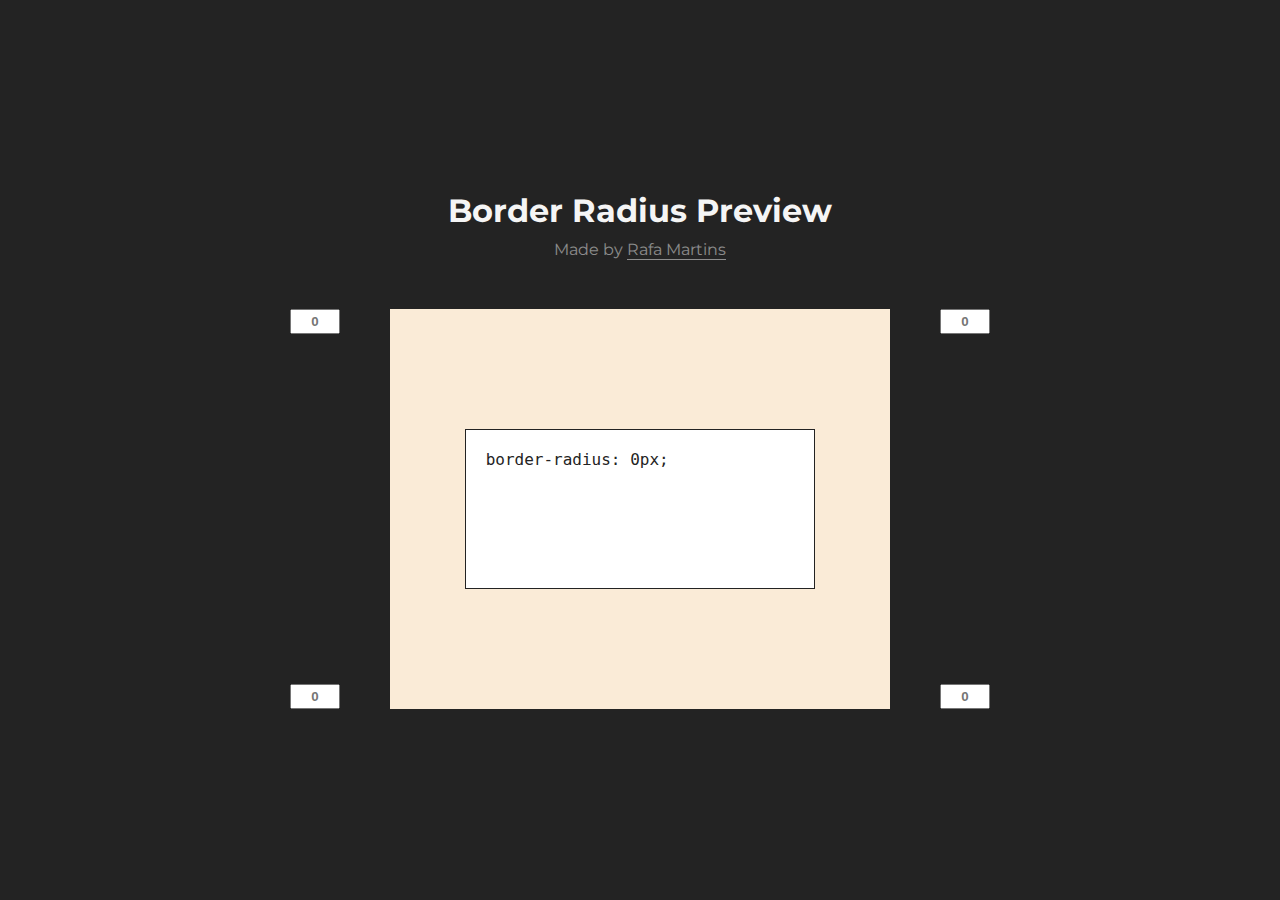
<file: border-radius-preview/index.html>
<!DOCTYPE html>
<html lang="en">
  <head>
    <meta charset="UTF-8" />
    <meta http-equiv="X-UA-Compatible" content="IE=edge" />
    <meta name="viewport" content="width=device-width, initial-scale=1.0" />
    <title>Border Radius Preview</title>

    <!-- import Montserrat font -->
    <link rel="preconnect" href="https://fonts.googleapis.com" />
    <link rel="preconnect" href="https://fonts.gstatic.com" crossorigin />
    <link
      href="https://fonts.googleapis.com/css2?family=Montserrat:wght@300;400;500;600&display=swap"
      rel="stylesheet"
    />

    <!-- import CSS and JavaScript -->
    <link rel="stylesheet" href="style.css" />
    <script src="script.js" defer></script>
  </head>
  <body>
    <h1>Border Radius Preview</h1>
    <p>
      Made by
      <a
        href="https://github.com/martins-rafa"
        target="_blank"
        aria-label="GitHub"
        >Rafa Martins</a
      >
    </p>

    <div class="box">
      <input type="number" id="top-left" placeholder="0" />
      <input type="number" id="top-right" placeholder="0" />
      <div class="css-properties">
        <!-- CSS properties injected by javascript -->
      </div>
      <input type="number" id="bottom-left" placeholder="0" />
      <input type="number" id="bottom-right" placeholder="0" />
    </div>
  </body>
</html>
</file>
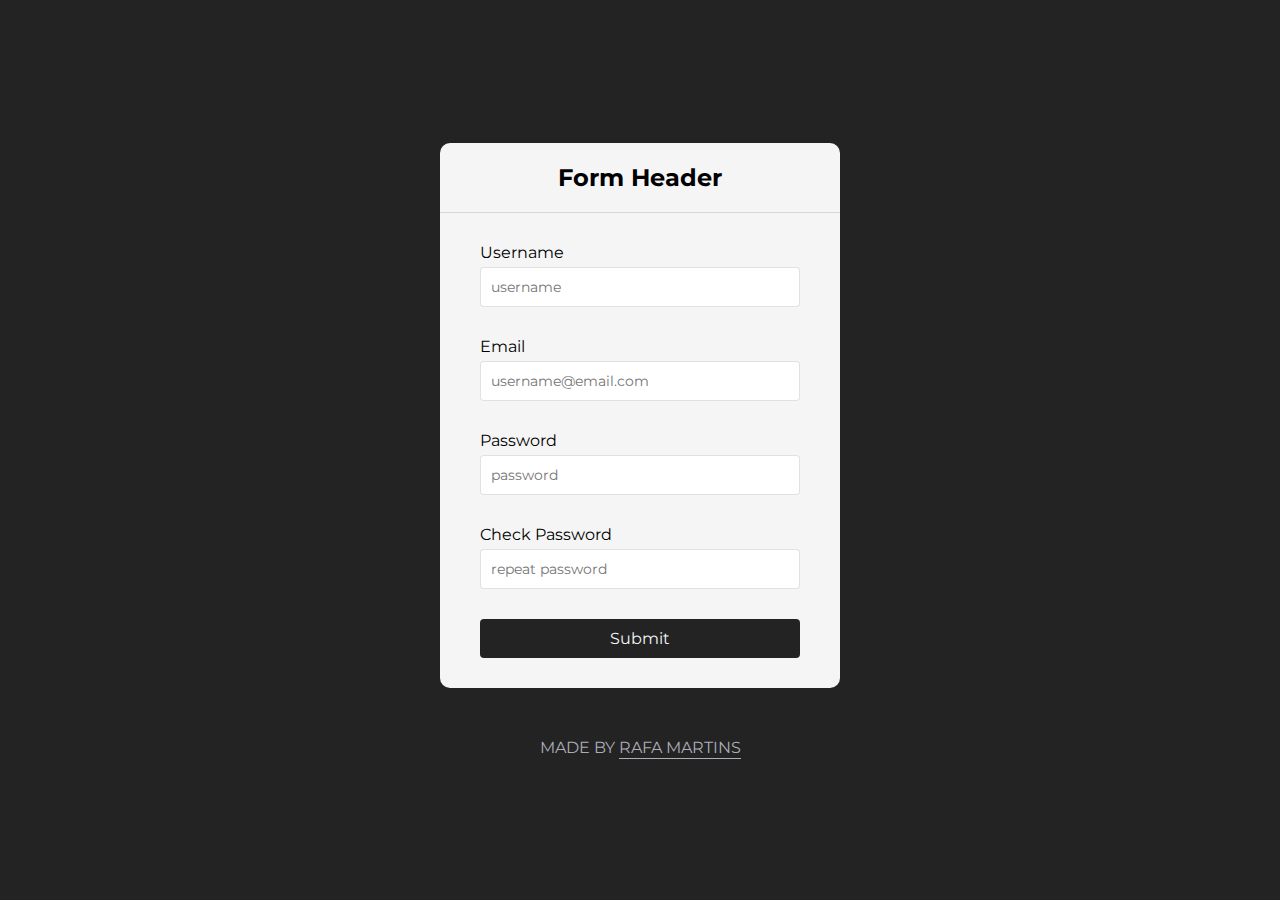
<file: form-validation/index.html>
<!DOCTYPE html>
<html lang="en">
  <head>
    <meta charset="UTF-8" />
    <meta http-equiv="X-UA-Compatible" content="IE=edge" />
    <meta name="viewport" content="width=device-width, initial-scale=1.0" />
    <title>Quiz</title>

    <!-- import Montserrat font -->
    <link rel="preconnect" href="https://fonts.googleapis.com" />
    <link rel="preconnect" href="https://fonts.gstatic.com" crossorigin />
    <link
      href="https://fonts.googleapis.com/css2?family=Montserrat:wght@300;400;500;600&display=swap"
      rel="stylesheet"
    />

    <!-- import CSS and JavaScript -->
    <link rel="stylesheet" href="style.css" />
    <script src="script.js" defer></script>
  </head>
  <body>
    <div class="form-container">
      <div class="form-header">
        <h2>Form Header</h2>
      </div>
      <form action="" class="form" id="form">
        <div class="form-input">
          <label>Username</label>
          <input type="text" placeholder="username" id="username" />
          <img
            class="valid-input-icon"
            src="icons/check-circle.svg"
            alt="valid input icon"
          />
          <img
            class="invalid-input-icon"
            src="icons/exclamation-circle.svg"
            alt="invalid input icon"
          />
          <small>Error Message</small>
        </div>

        <div class="form-input">
          <label>Email</label>
          <input type="email" placeholder="username@email.com" id="email" />
          <img
            class="valid-input-icon"
            src="icons/check-circle.svg"
            alt="valid input icon"
          />
          <img
            class="invalid-input-icon"
            src="icons/exclamation-circle.svg"
            alt="invalid input icon"
          />
          <small>Error Message</small>
        </div>

        <div class="form-input">
          <label>Password</label>
          <input type="password" placeholder="password" id="password" />
          <img
            class="valid-input-icon"
            src="icons/check-circle.svg"
            alt="valid input icon"
          />
          <img
            class="invalid-input-icon"
            src="icons/exclamation-circle.svg"
            alt="invalid input icon"
          />
          <small>Error Message</small>
        </div>

        <div class="form-input">
          <label>Check Password</label>
          <input
            type="password"
            placeholder="repeat password"
            id="check-password"
          />
          <img
            class="valid-input-icon"
            src="icons/check-circle.svg"
            alt="valid input icon"
          />
          <img
            class="invalid-input-icon"
            src="icons/exclamation-circle.svg"
            alt="invalid input icon"
          />
          <small>Error Message</small>
        </div>

        <button type="submit">Submit</button>
      </form>
    </div>

    <span id="shout-out"
      >MADE BY
      <a
        href="https://github.com/martins-rafa"
        target="_blank"
        aria-label="GitHub"
        >RAFA MARTINS</a
      >
    </span>
  </body>
</html>
</file>
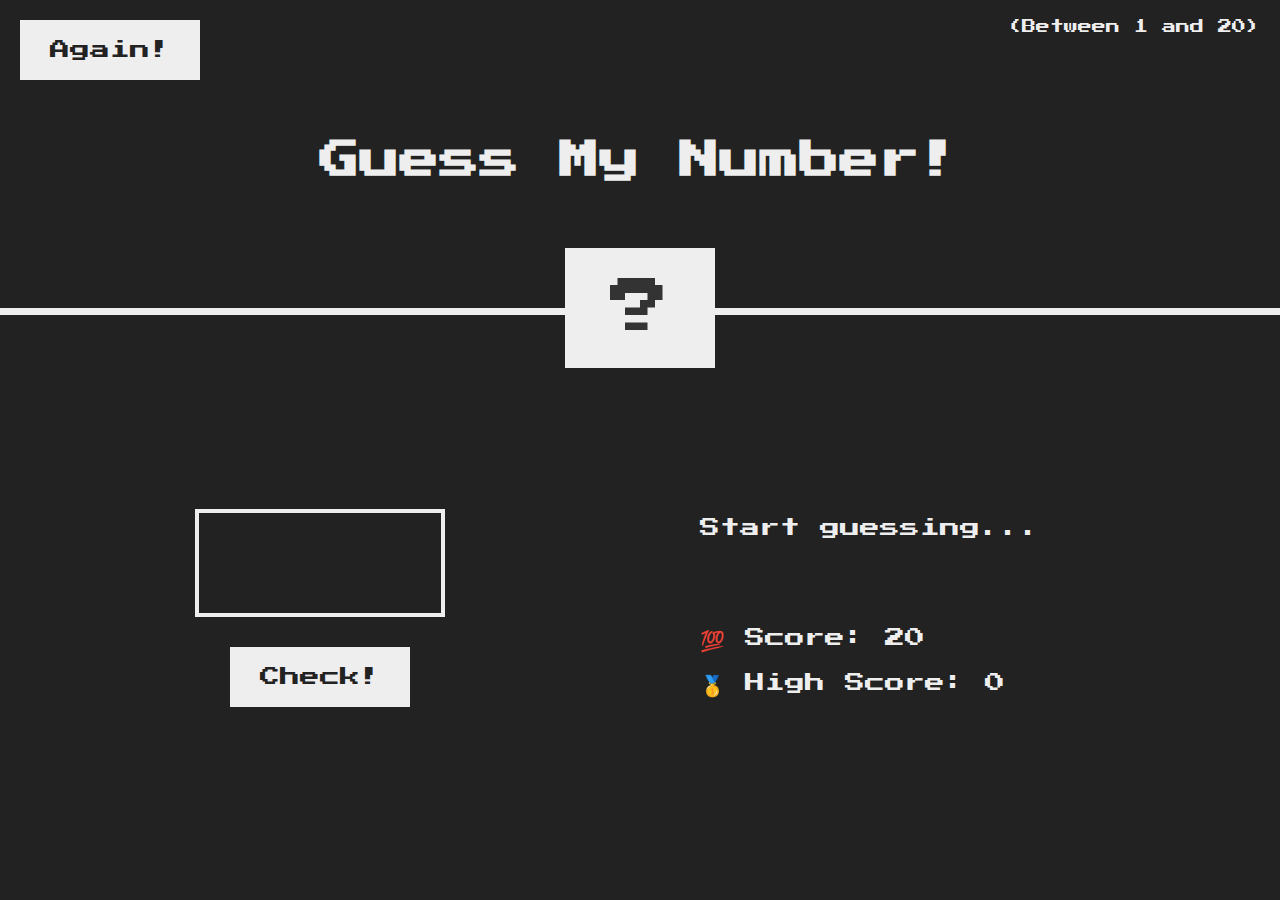
<file: GuessMyNumber/index.html>
<!DOCTYPE html>
<html lang="en">
  <head>
    <meta charset="UTF-8" />
    <meta name="viewport" content="width=device-width, initial-scale=1.0" />
    <meta http-equiv="X-UA-Compatible" content="ie=edge" />
    <link rel="stylesheet" href="style.css" />
    <title>Guess My Number!</title>
  </head>
  <body>
    <header>
      <h1>Guess My Number!</h1>
      <p class="between">(Between 1 and 20)</p>
      <button class="btn again">Again!</button>
      <div class="number">?</div>
    </header>
    <main>
      <section class="left">
        <input type="number" class="guess" min="1" max="20" maxlength="2" />
        <button class="btn check">Check!</button>
      </section>
      <section class="right">
        <p class="message">Start guessing...</p>
        <p class="label-score">💯 Score: <span class="score">20</span></p>
        <p class="label-highscore">
          🥇 High Score: <span class="highscore">0</span>
        </p>
      </section>
    </main>
    <script src="script.js"></script>
  </body>
</html>
</file>
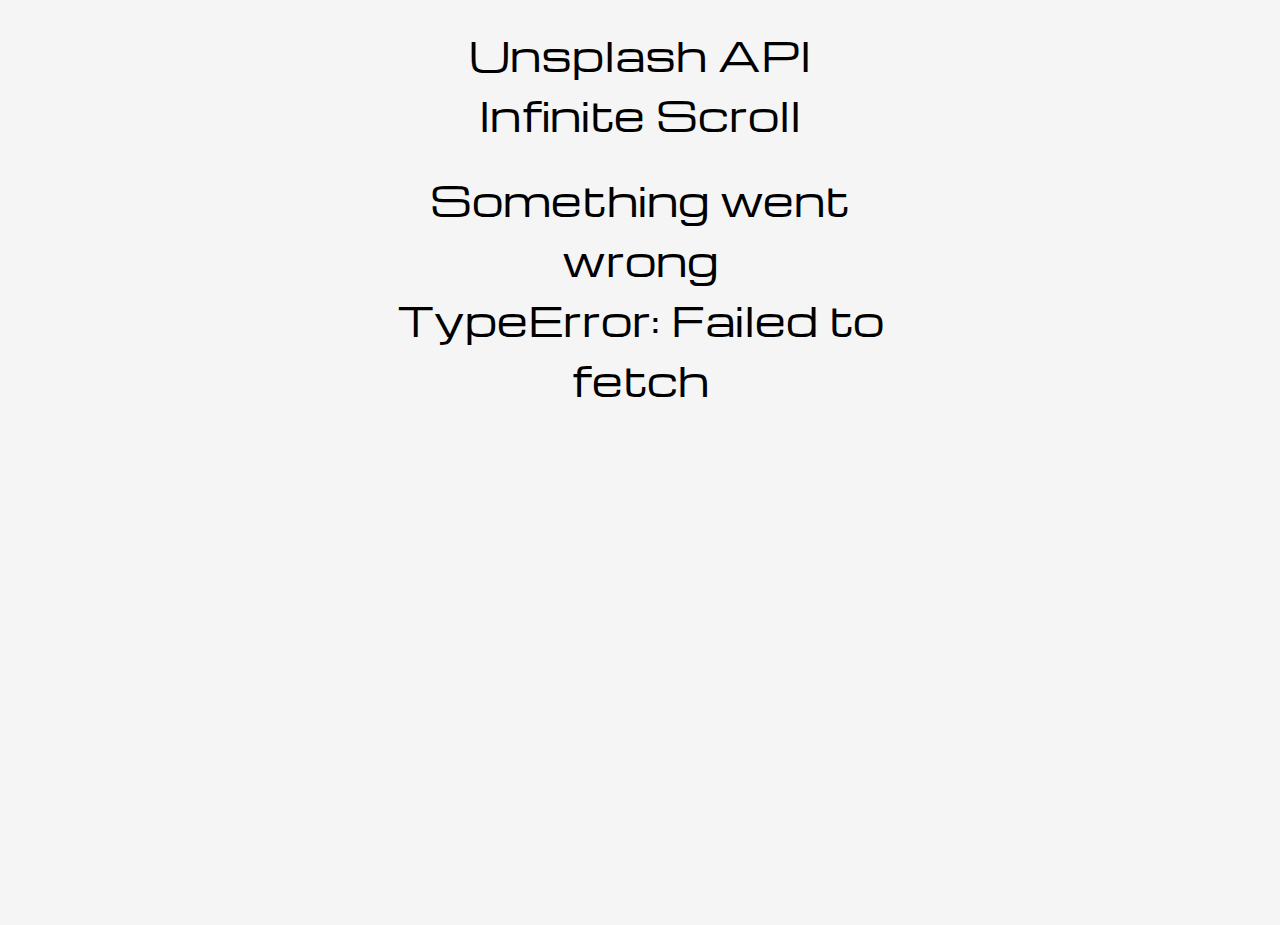
<file: infinite-scroll/index.html>
<!DOCTYPE html>
<html lang="en">
  <head>
    <link rel="preconnect" href="https://fonts.googleapis.com" />
    <link rel="preconnect" href="https://fonts.gstatic.com" crossorigin />
    <meta charset="UTF-8" />
    <meta http-equiv="X-UA-Compatible" content="IE=edge" />
    <meta name="viewport" content="width=device-width, initial-scale=1.0" />

    <title>Infinite Scroll</title>

    <link
      href="https://fonts.googleapis.com/css2?family=Michroma&display=swap"
      rel="stylesheet"
    />

    <link rel="stylesheet" href="style.css" />

    <script src="index.js" defer></script>
  </head>
  <body>
    <h1>Unsplash API<br />Infinite Scroll</h1>

    <div class="loader" id="loader">
      <img src="loader.svg" alt="loading animation" />
    </div>

    <div class="image-container" id="image-container">
      <!-- images generated and populated by JavaScript code -->
    </div>
  </body>
</html>
</file>
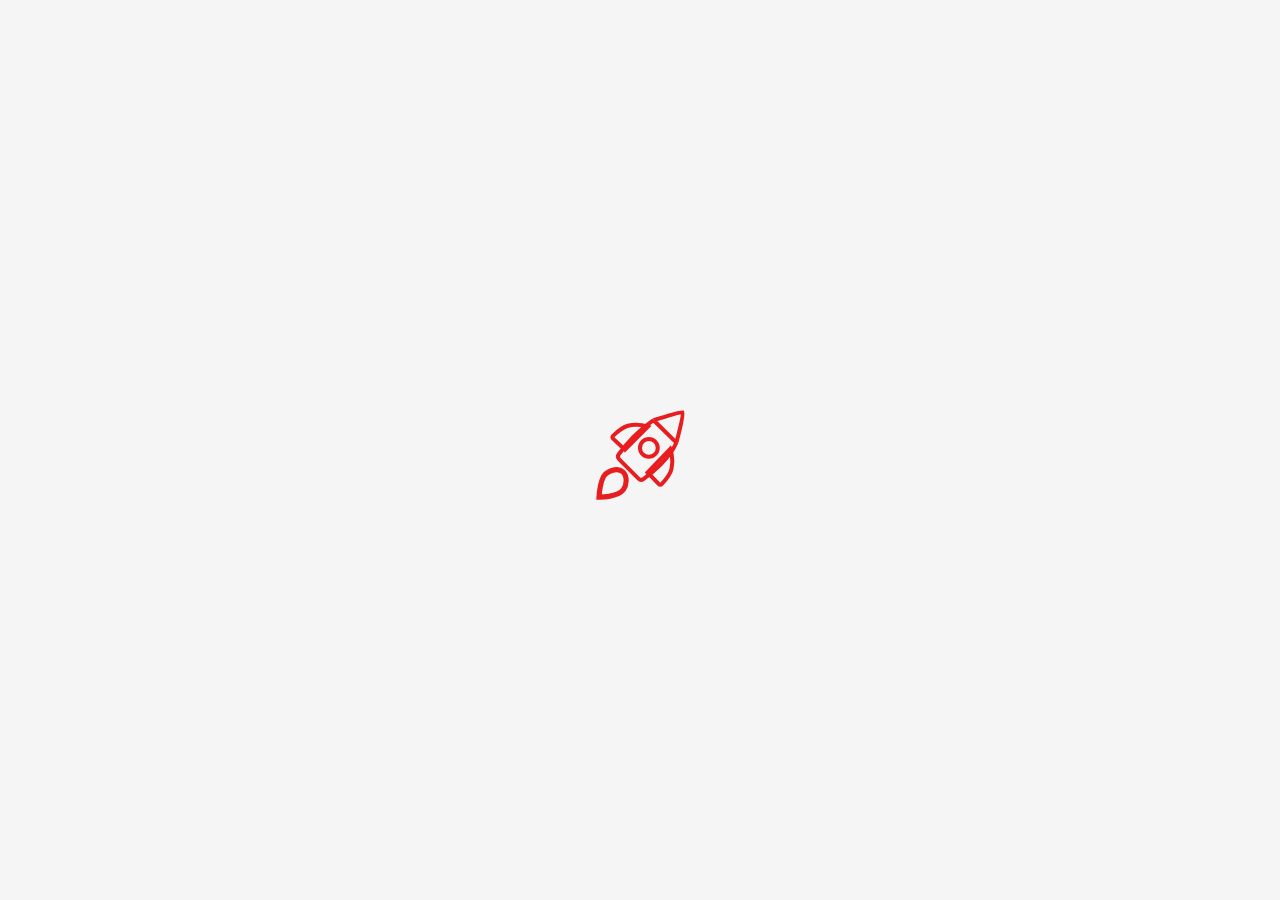
<file: nasa-app/index.html>
<!DOCTYPE html>
<html lang="en">
  <head>
    <meta charset="UTF-8" />
    <meta name="viewport" content="width=device-width, initial-scale=1.0" />
    <title>NASA API Pictures</title>
    <link rel="stylesheet" href="style.css" />
    <link
      rel="icon"
      type="image/png"
      href="https://s2.googleusercontent.com/s2/favicons?domain=www.nasa.gov"
    />
    <!-- ZTM Favicon -->
    <!-- <link rel="icon" type="image/png" href="favicon.png"> -->

    <!-- Script -->
    <script src="script.js" defer></script>
  </head>
  <body>
    <!-- Loader -->
    <div class="loader hidden">
      <img src="assets/rocket.svg" alt="rocket loading animation" />
    </div>

    <!-- Container -->
    <div class="container">
      <!-- Navigation -->
      <div class="navigation-container">
        <span class="background"></span>
        <!-- Results Nav -->
        <span class="navigation-items" id="resultsNav">
          <h3 class="clickable" onclick="updateDOM('favorites')">Favorites</h3>
          <h3>&nbsp;&nbsp;&nbsp;•&nbsp;&nbsp;&nbsp;</h3>
          <h3 class="clickable" onclick="getNasaPictures()">Load More</h3>
        </span>
        <!-- Favorites Nav -->
        <span class="navigation-items hidden" id="favoritesNav">
          <h3 class="clickable" onclick="getNasaPictures()">
            Load More NASA Images
          </h3>
        </span>
      </div>

      <!-- Images Container -->
      <div class="images-container">
        <!-- cards created by JavaScript -->
      </div>
    </div>

    <!-- Save Confirmation -->
    <div class="save-confirmed hidden">
      <h1>Successfully Added!</h1>
    </div>

    <!-- Removed Confirmation -->
    <div class="removed-confirmed hidden">
      <h1>Successfully Removed!</h1>
    </div>
  </body>
</html>
</file>
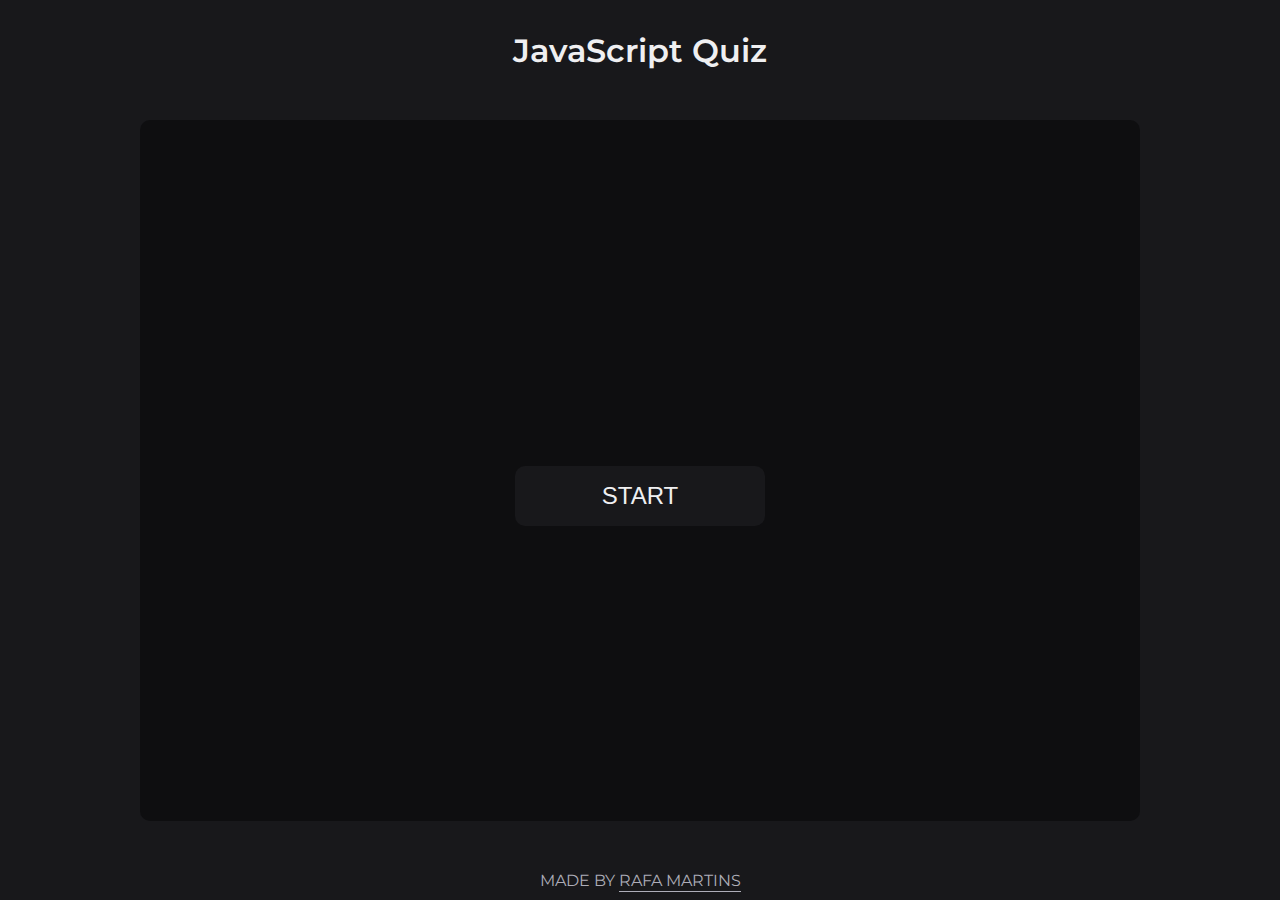
<file: quiz/index.html>
<!DOCTYPE html>
<html lang="en">
  <head>
    <meta charset="UTF-8" />
    <meta http-equiv="X-UA-Compatible" content="IE=edge" />
    <meta name="viewport" content="width=device-width, initial-scale=1.0" />
    <title>Quiz</title>

    <!-- import Montserrat font -->
    <link rel="preconnect" href="https://fonts.googleapis.com" />
    <link rel="preconnect" href="https://fonts.gstatic.com" crossorigin />
    <link
      href="https://fonts.googleapis.com/css2?family=Montserrat:wght@300;400;500;600&display=swap"
      rel="stylesheet"
    />

    <!-- import CSS and JavaScript -->
    <link rel="stylesheet" href="style.css" />
    <script src="script.js" defer></script>
  </head>
  <body>
    <main class="content__container">
      <h1>JavaScript Quiz</h1>

      <section id="quiz__container">
        <div id="quiz">
          <!-- content injected by JavaScript -->
        </div>
        <div id="results">
          <!-- content injected by JavaScript -->
        </div>
        <button id="start-quiz">START</button>
        <button id="submit-quiz" class="hidden">SUBMIT</button>
      </section>

      <span id="shout-out"
        >MADE BY
        <a
          href="https://github.com/martins-rafa"
          target="_blank"
          aria-label="GitHub"
          >RAFA MARTINS</a
        >
      </span>
    </main>
  </body>
</html>
</file>
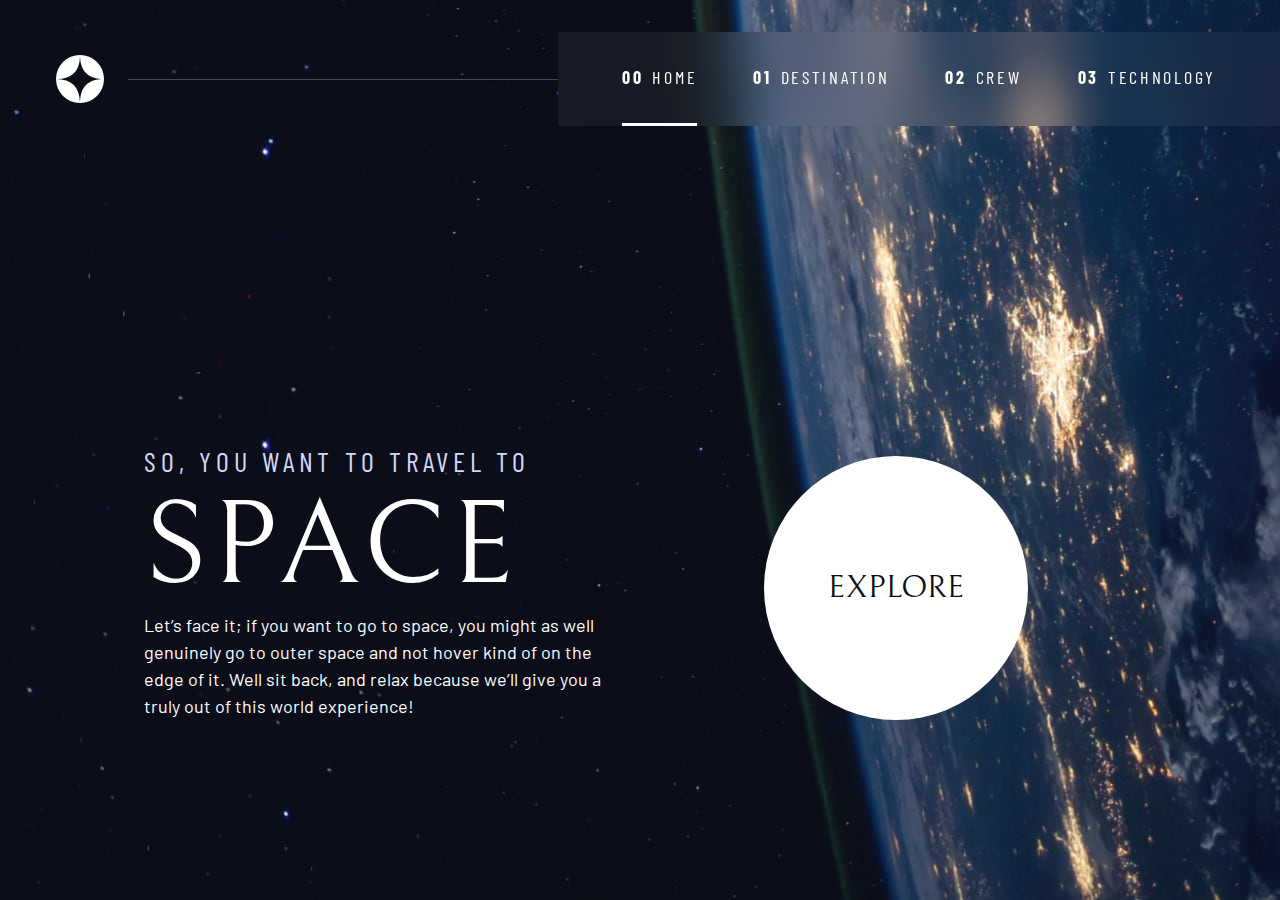
<file: space-tourism/pages/index.html>
<!DOCTYPE html>
<html lang="en">
  <head>
    <!-- Google fonts -->
    <link rel="preconnect" href="https://fonts.googleapis.com" />
    <link rel="preconnect" href="https://fonts.gstatic.com" crossorigin />

    <meta charset="UTF-8" />
    <meta name="viewport" content="width=device-width, initial-scale=1.0" />

    <link
      href="https://fonts.googleapis.com/css2?family=Barlow+Condensed:wght@400;700&family=Bellefair&family=Barlow:wght@400;700&display=swap"
      rel="stylesheet"
    />

    <link
      rel="icon"
      type="image/png"
      sizes="32x32"
      href="../assets/favicon-32x32.png"
    />

    <link rel="stylesheet" href="../index.css" />

    <title>Frontend Mentor | Space tourism website</title>

    <script src="../script.js" defer></script>
  </head>
  <body class="home">
    <a class="skip-to-content" href="#main">Skip to content</a>

    <header class="primary-header flex">
      <div>
        <img
          src="../assets/shared/logo.svg"
          alt="space tourism logo"
          class="logo"
        />
      </div>

      <button class="mobile-nav-toggle" aria-controls="primary-navigation">
        <span class="sr-only" aria-expanded="false">Menu</span>
      </button>

      <nav>
        <ul
          id="primary-navigation"
          data-visible="false"
          class="primary-navigation underline-indicators flex"
        >
          <li class="active">
            <a
              class="ff-sans-cond uppercase text-white letter-spacing-2"
              href="index.html"
              ><span aria-hidden="true">00</span>Home</a
            >
          </li>
          <li>
            <a
              class="ff-sans-cond uppercase text-white letter-spacing-2"
              href="destination.html"
              ><span aria-hidden="true">01</span>Destination</a
            >
          </li>
          <li>
            <a
              class="ff-sans-cond uppercase text-white letter-spacing-2"
              href="crew.html"
              ><span aria-hidden="true">02</span>Crew</a
            >
          </li>
          <li>
            <a
              class="ff-sans-cond uppercase text-white letter-spacing-2"
              href="technology.html"
              ><span aria-hidden="true">03</span>Technology</a
            >
          </li>
        </ul>
      </nav>
    </header>

    <main id="main" class="grid-container grid-container--home">
      <div>
        <h1 class="text-accent fs-500 ff-sans-cond uppercase letter-spacing-1">
          So, you want to travel to
          <span class="d-block fs-900 ff-serif text-white">Space</span>
        </h1>
        <p>
          Let’s face it; if you want to go to space, you might as well genuinely
          go to outer space and not hover kind of on the edge of it. Well sit
          back, and relax because we’ll give you a truly out of this world
          experience!
        </p>
      </div>
      <div>
        <a href="#" class="large-button uppercase ff-serif text-dark bg-white"
          >Explore</a
        >
      </div>
    </main>
  </body>
</html>
</file>
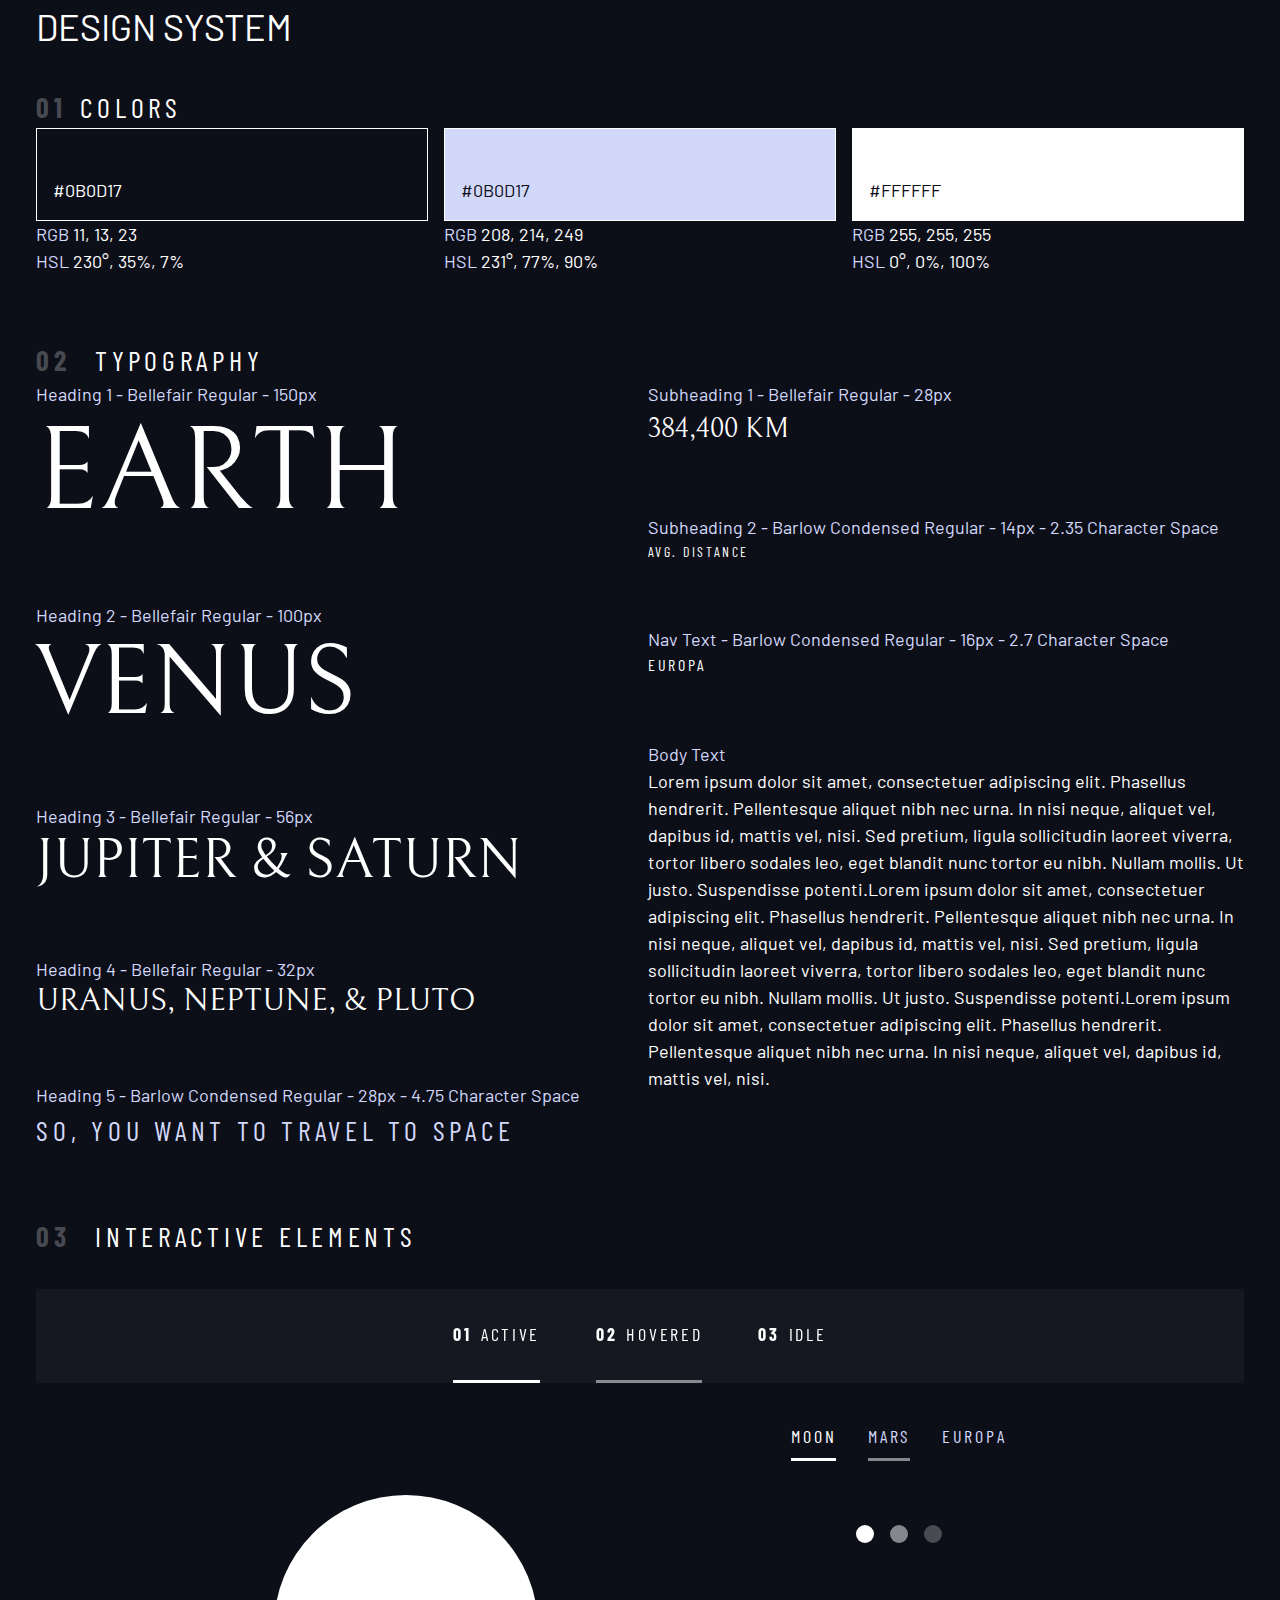
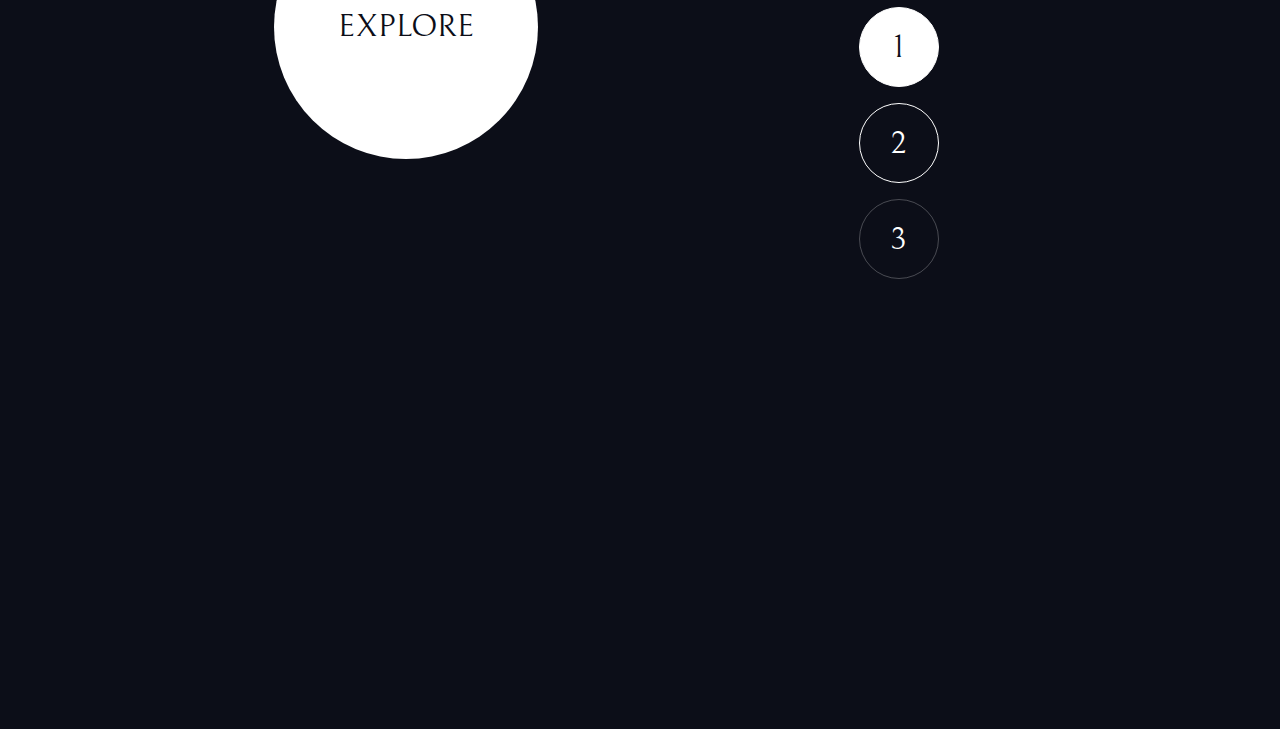
<file: space-tourism/design-system.html>
<html>
  <head>
    <!-- Google fonts -->
    <link rel="preconnect" href="https://fonts.googleapis.com" />
    <link rel="preconnect" href="https://fonts.gstatic.com" crossorigin />
    <link
      href="https://fonts.googleapis.com/css2?family=Barlow+Condensed:wght@400;700&family=Bellefair&family=Barlow:wght@400;700&display=swap"
      rel="stylesheet"
    />

    <link rel="stylesheet" href="index.css" />
    <title>Design system</title>
  </head>
  <body>
    <div class="container">
      <h1 class="uppercase">Design system</h1>

      <section id="colors">
        <h2 class="numbered-title"><span>01</span>colors</h2>

        <div class="flex">
          <div class="color-container">
            <div
              class="bg-dark"
              style="padding: 3rem 1rem 1rem; border: 1px solid white"
            >
              #0B0D17
            </div>
            <p><span class="text-accent">RGB</span> 11, 13, 23</p>
            <p><span class="text-accent">HSL</span> 230°, 35%, 7%</p>
          </div>

          <div class="color-container">
            <div
              class="bg-accent text-dark"
              style="padding: 3rem 1rem 1rem; border: 1px solid white"
            >
              #0B0D17
            </div>
            <p><span class="text-accent">RGB</span> 208, 214, 249</p>
            <p><span class="text-accent">HSL</span> 231°, 77%, 90%</p>
          </div>

          <div class="color-container">
            <div
              class="bg-white text-dark"
              style="padding: 3rem 1rem 1rem; border: 1px solid white"
            >
              #FFFFFF
            </div>
            <p><span class="text-accent">RGB</span> 255, 255, 255</p>
            <p><span class="text-accent">HSL</span> 0°, 0%, 100%</p>
          </div>
        </div>
      </section>

      <section id="typography" style="margin: 4rem 0">
        <h2 class="numbered-title"><span>02 </span>Typography</h2>
        <div class="flex">
          <div class="flow" style="flex-basis: 100%; --flow-space: 4rem">
            <div>
              <p class="text-accent">Heading 1 - Bellefair Regular - 150px</p>
              <p class="fs-900 ff-serif uppercase">Earth</p>
            </div>

            <div>
              <p class="text-accent">Heading 2 - Bellefair Regular - 100px</p>
              <p class="fs-800 ff-serif uppercase">Venus</p>
            </div>

            <div>
              <p class="text-accent">Heading 3 - Bellefair Regular - 56px</p>
              <p class="fs-700 ff-serif uppercase">Jupiter & Saturn</p>
            </div>

            <div>
              <p class="text-accent">Heading 4 - Bellefair Regular - 32px</p>
              <p class="fs-600 ff-serif uppercase">Uranus, Neptune, & Pluto</p>
            </div>

            <div>
              <p class="text-accent">
                Heading 5 - Barlow Condensed Regular - 28px - 4.75 Character
                Space
              </p>
              <p
                class="
                  text-accent
                  fs-500
                  ff-sans-cond
                  uppercase
                  letter-spacing-1
                "
              >
                So, you want to travel to space
              </p>
            </div>
          </div>

          <div class="flow" style="flex-basis: 100%; --flow-space: 4rem">
            <div>
              <p class="text-accent">Subheading 1 - Bellefair Regular - 28px</p>
              <p class="fs-500 ff-serif uppercase">384,400 km</p>
            </div>

            <div>
              <p class="text-accent">
                Subheading 2 - Barlow Condensed Regular - 14px - 2.35 Character
                Space
              </p>
              <p class="fs-200 uppercase ff-sans-cond letter-spacing-3">
                Avg. Distance
              </p>
            </div>

            <div>
              <p class="text-accent">
                Nav Text - Barlow Condensed Regular - 16px - 2.7 Character Space
              </p>
              <p class="fs-300 uppercase ff-sans-cond letter-spacing-2">
                Europa
              </p>
            </div>

            <div>
              <p class="text-accent">Body Text</p>
              <p>
                Lorem ipsum dolor sit amet, consectetuer adipiscing elit.
                Phasellus hendrerit. Pellentesque aliquet nibh nec urna. In nisi
                neque, aliquet vel, dapibus id, mattis vel, nisi. Sed pretium,
                ligula sollicitudin laoreet viverra, tortor libero sodales leo,
                eget blandit nunc tortor eu nibh. Nullam mollis. Ut justo.
                Suspendisse potenti.Lorem ipsum dolor sit amet, consectetuer
                adipiscing elit. Phasellus hendrerit. Pellentesque aliquet nibh
                nec urna. In nisi neque, aliquet vel, dapibus id, mattis vel,
                nisi. Sed pretium, ligula sollicitudin laoreet viverra, tortor
                libero sodales leo, eget blandit nunc tortor eu nibh. Nullam
                mollis. Ut justo. Suspendisse potenti.Lorem ipsum dolor sit
                amet, consectetuer adipiscing elit. Phasellus hendrerit.
                Pellentesque aliquet nibh nec urna. In nisi neque, aliquet vel,
                dapibus id, mattis vel, nisi.
              </p>
            </div>
          </div>
        </div>
      </section>

      <section class="flow" id="interactive-elements">
        <h2 class="numbered-title"><span>03</span> Interactive elements</h2>

        <!-- navigation -->
        <div>
          <nav>
            <ul
              class="primary-navigation underline-indicators flex"
              style="
                justify-content: center;
                background-color: hsl(var(--clr-white) / 0.04);
              "
            >
              <li class="active">
                <a
                  class="ff-sans-cond uppercase text-white letter-spacing-2"
                  href="#"
                  ><span>01</span>Active</a
                >
              </li>
              <li class="underline-hovered">
                <a
                  class="ff-sans-cond uppercase text-white letter-spacing-2"
                  href="#"
                  ><span>02</span>Hovered</a
                >
              </li>
              <li>
                <a
                  class="ff-sans-cond uppercase text-white letter-spacing-2"
                  href="#"
                  ><span>03</span>Idle</a
                >
              </li>
            </ul>
          </nav>
        </div>

        <div class="flex" style="justify-content: space-evenly">
          <div style="margin-top: 5rem">
            <!-- explore button -->
            <a
              href="#"
              class="large-button uppercase ff-serif fs-600 text-dark bg-white"
              >Explore</a
            >
          </div>

          <div class="flow" style="margin-bottom: 50vh; --flow-space: 4rem">
            <!-- Tabs -->
            <div class="tab-list underline-indicators flex">
              <button
                aria-selected="true"
                class="
                  uppercase
                  ff-sans-cond
                  text-accent
                  bg-transparent
                  letter-spacing-2
                "
              >
                Moon
              </button>
              <button
                aria-selected="false"
                class="
                  underline-hovered
                  uppercase
                  ff-sans-cond
                  text-accent
                  bg-transparent
                  letter-spacing-2
                "
              >
                Mars
              </button>
              <button
                aria-selected="false"
                class="
                  uppercase
                  ff-sans-cond
                  text-accent
                  bg-transparent
                  letter-spacing-2
                "
              >
                Europa
              </button>
            </div>

            <!-- Dots -->
            <div class="dot-indicators flex">
              <button aria-selected="true">
                <span class="sr-only">Slide title</span>
              </button>
              <button aria-selected="false" class="dot-indicators-hovered">
                <span class="sr-only">Slide title</span>
              </button>
              <button aria-selected="false">
                <span class="sr-only">Slide title</span>
              </button>
            </div>

            <!-- Numbers -->
            <div class="numbered-indicators grid">
              <button aria-selected="true">1</button>
              <button aria-selected="false" class="numbered-indicators-hovered">
                2
              </button>
              <button aria-selected="false">3</button>
            </div>
          </div>
        </div>
      </section>
    </div>
  </body>
</html>
</file>
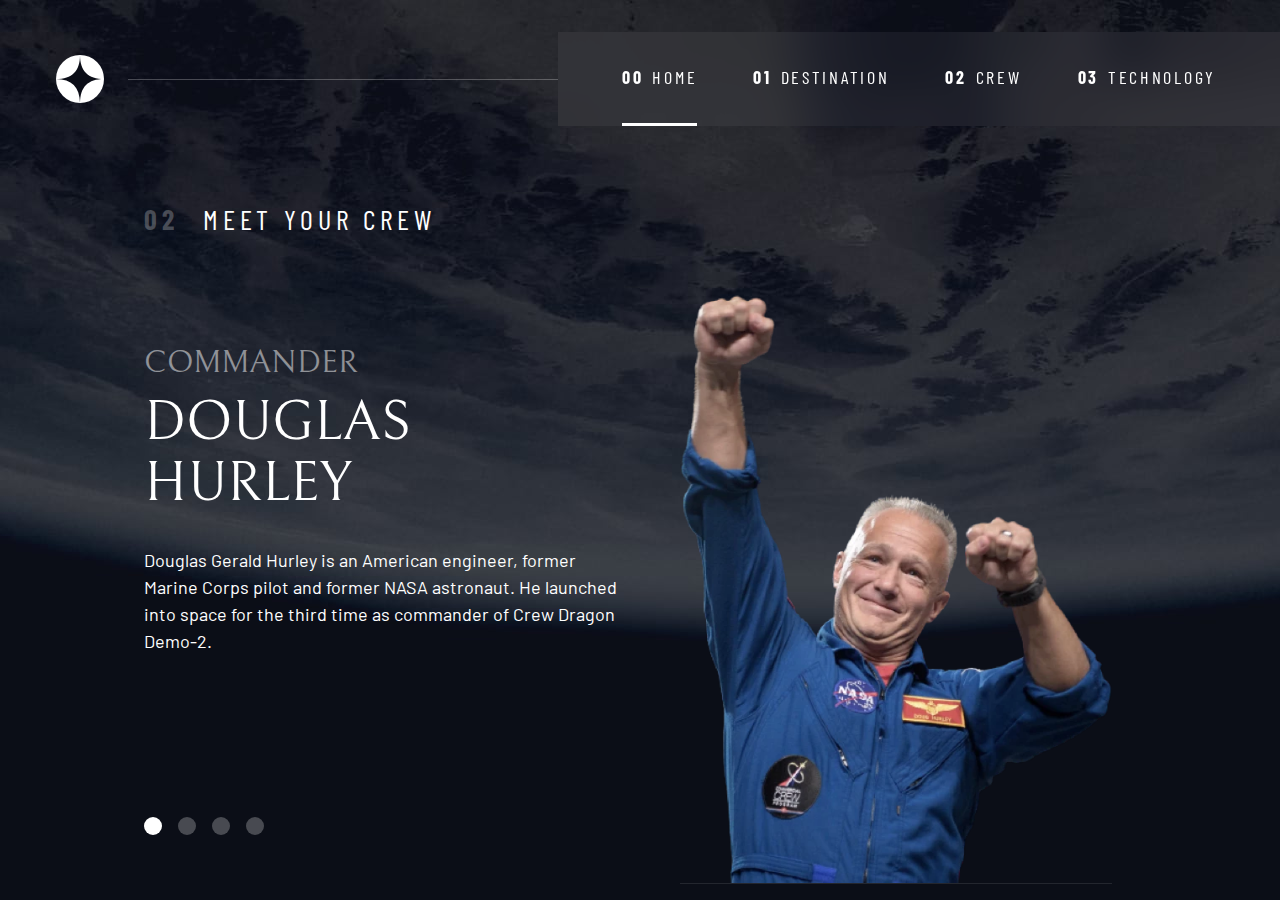
<file: space-tourism/pages/crew.html>
<!DOCTYPE html>
<html lang="en">
  <head>
    <!-- Google fonts -->
    <link rel="preconnect" href="https://fonts.googleapis.com" />
    <link rel="preconnect" href="https://fonts.gstatic.com" crossorigin />

    <meta charset="UTF-8" />
    <meta name="viewport" content="width=device-width, initial-scale=1.0" />

    <link
      href="https://fonts.googleapis.com/css2?family=Barlow+Condensed:wght@400;700&family=Bellefair&family=Barlow:wght@400;700&display=swap"
      rel="stylesheet"
    />

    <link
      rel="icon"
      type="image/png"
      sizes="32x32"
      href="../assets/favicon-32x32.png"
    />

    <link rel="stylesheet" href="../index.css" />

    <title>Frontend Mentor | Space tourism website</title>

    <script src="../script.js" defer></script>
  </head>

  <body class="crew">
    <a class="skip-to-content" href="#main">Skip to content</a>
    <header class="primary-header flex">
      <div>
        <img
          src="../assets/shared/logo.svg"
          alt="space tourism logo"
          class="logo"
        />
      </div>
      <button class="mobile-nav-toggle" aria-controls="primary-navigation">
        <span class="sr-only" aria-expanded="false">Menu</span>
      </button>
      <nav>
        <ul
          id="primary-navigation"
          data-visible="false"
          class="primary-navigation underline-indicators flex"
        >
          <li class="active">
            <a
              class="ff-sans-cond uppercase text-white letter-spacing-2"
              href="index.html"
              ><span aria-hidden="true">00</span>Home</a
            >
          </li>
          <li>
            <a
              class="ff-sans-cond uppercase text-white letter-spacing-2"
              href="destination.html"
              ><span aria-hidden="true">01</span>Destination</a
            >
          </li>
          <li>
            <a
              class="ff-sans-cond uppercase text-white letter-spacing-2"
              href="crew.html"
              ><span aria-hidden="true">02</span>Crew</a
            >
          </li>
          <li>
            <a
              class="ff-sans-cond uppercase text-white letter-spacing-2"
              href="technology.html"
              ><span aria-hidden="true">03</span>Technology</a
            >
          </li>
        </ul>
      </nav>
    </header>

    <main id="main" class="grid-container grid-container--crew flow">
      <h1 class="numbered-title">
        <span aria-hidden="true">02</span> Meet your crew
      </h1>

      <div class="dot-indicators flex">
        <button aria-selected="true">
          <span class="sr-only">The commander</span>
        </button>
        <button aria-selected="false">
          <span class="sr-only">The mission specialist</span>
        </button>
        <button aria-selected="false">
          <span class="sr-only">The pilot</span>
        </button>
        <button aria-selected="false">
          <span class="sr-only">The crew engineer</span>
        </button>
      </div>

      <article class="crew-details flow">
        <header class="flow flow--space-small">
          <h2 class="fs-600 ff-serif uppercase">Commander</h2>
          <p class="fs-700 uppercase ff-serif">Douglas Hurley</p>
        </header>

        <p>
          Douglas Gerald Hurley is an American engineer, former Marine Corps
          pilot and former NASA astronaut. He launched into space for the third
          time as commander of Crew Dragon Demo-2.
        </p>
      </article>

      <picture>
        <source
          srcset="../assets/crew/image-douglas-hurley.webp"
          type="image/webp"
        />
        <img
          src="../assets/crew/image-douglas-hurley.png"
          alt="Douglas Hurley"
        />
      </picture>
    </main>
  </body>
</html>
</file>
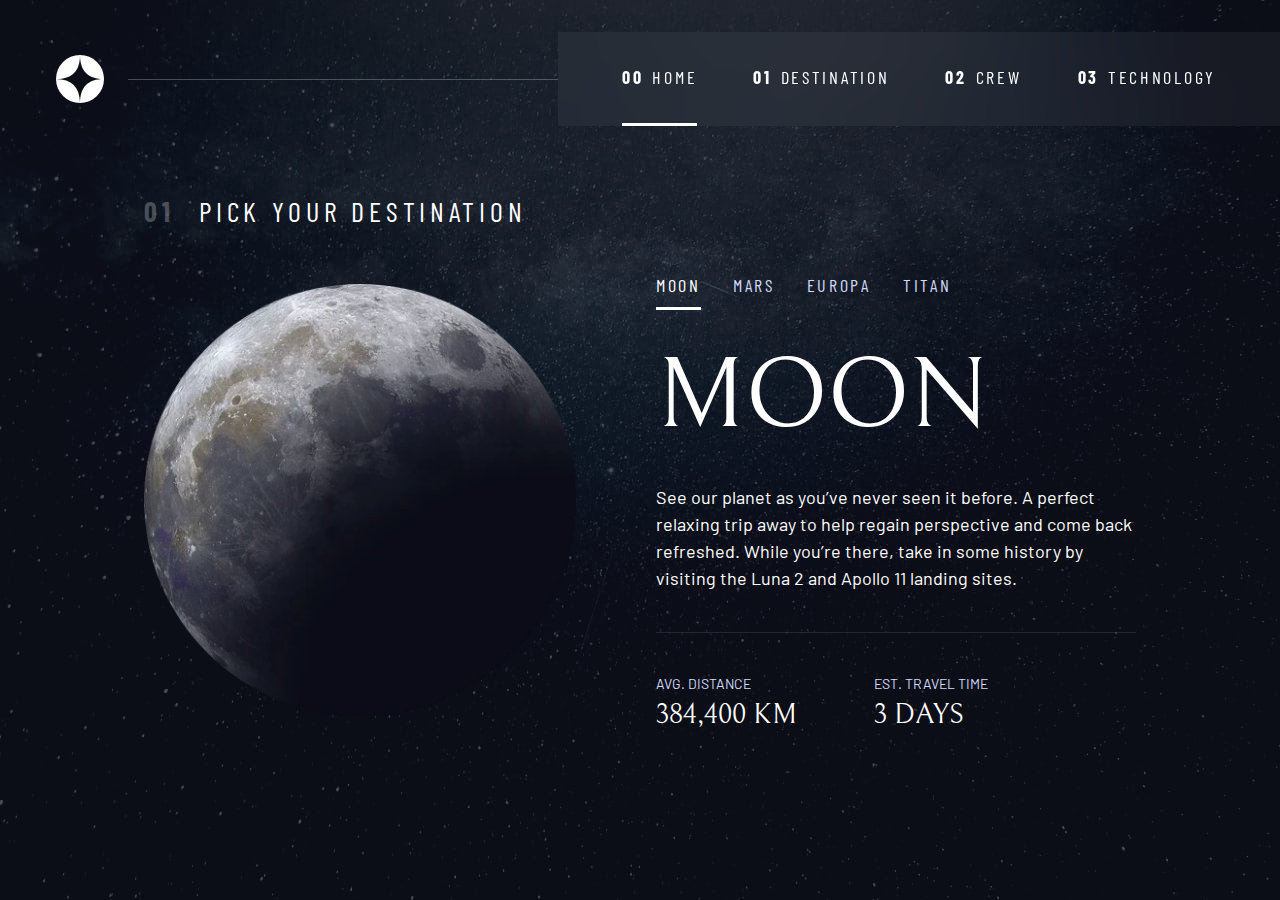
<file: space-tourism/pages/destination.html>
<!DOCTYPE html>
<html lang="en">
  <head>
    <!-- Google fonts -->
    <link rel="preconnect" href="https://fonts.googleapis.com" />
    <link rel="preconnect" href="https://fonts.gstatic.com" crossorigin />

    <meta charset="UTF-8" />
    <meta name="viewport" content="width=device-width, initial-scale=1.0" />

    <link
      href="https://fonts.googleapis.com/css2?family=Barlow+Condensed:wght@400;700&family=Bellefair&family=Barlow:wght@400;700&display=swap"
      rel="stylesheet"
    />

    <link
      rel="icon"
      type="image/png"
      sizes="32x32"
      href="../assets/favicon-32x32.png"
    />

    <link rel="stylesheet" href="../index.css" />

    <title>Frontend Mentor | Space tourism website</title>

    <script src="../script.js" defer></script>
  </head>
  <body class="destination">
    <a class="skip-to-content" href="#main">Skip to content</a>

    <header class="primary-header flex">
      <div>
        <img
          src="../assets/shared/logo.svg"
          alt="space tourism logo"
          class="logo"
        />
      </div>

      <button class="mobile-nav-toggle" aria-controls="primary-navigation">
        <span class="sr-only" aria-expanded="false">Menu</span>
      </button>

      <nav>
        <ul
          id="primary-navigation"
          data-visible="false"
          class="primary-navigation underline-indicators flex"
        >
          <li class="active">
            <a
              class="ff-sans-cond uppercase text-white letter-spacing-2"
              href="index.html"
              ><span aria-hidden="true">00</span>Home</a
            >
          </li>
          <li>
            <a
              class="ff-sans-cond uppercase text-white letter-spacing-2"
              href="destination.html"
              ><span aria-hidden="true">01</span>Destination</a
            >
          </li>
          <li>
            <a
              class="ff-sans-cond uppercase text-white letter-spacing-2"
              href="crew.html"
              ><span aria-hidden="true">02</span>Crew</a
            >
          </li>
          <li>
            <a
              class="ff-sans-cond uppercase text-white letter-spacing-2"
              href="technology.html"
              ><span aria-hidden="true">03</span>Technology</a
            >
          </li>
        </ul>
      </nav>
    </header>

    <main id="main" class="grid-container grid-container--destination flow">
      <h1 class="numbered-title">
        <span aria-hidden="true">01</span> Pick your destination
      </h1>

      <picture>
        <source
          srcset="../assets/destination/image-moon.webp"
          type="image/webp"
        />
        <img src="../assets/destination/image-moon.png" alt="the moon" />
      </picture>

      <div class="tab-list underline-indicators flex">
        <button
          aria-selected="true"
          class="
            uppercase
            ff-sans-cond
            text-accent
            bg-transparent
            letter-spacing-2
          "
        >
          Moon
        </button>

        <button
          aria-selected="false"
          class="
            uppercase
            ff-sans-cond
            text-accent
            bg-transparent
            letter-spacing-2
          "
        >
          Mars
        </button>

        <button
          aria-selected="false"
          class="
            uppercase
            ff-sans-cond
            text-accent
            bg-transparent
            letter-spacing-2
          "
        >
          Europa
        </button>

        <button
          aria-selected="false"
          class="
            uppercase
            ff-sans-cond
            text-accent
            bg-transparent
            letter-spacing-2
          "
        >
          Titan
        </button>
      </div>

      <article class="destination-info flow">
        <h2 class="fs-800 uppercase ff-serif">Moon</h2>

        <p>
          See our planet as you’ve never seen it before. A perfect relaxing trip
          away to help regain perspective and come back refreshed. While you’re
          there, take in some history by visiting the Luna 2 and Apollo 11
          landing sites.
        </p>

        <div class="destination-meta flex">
          <div>
            <h3 class="text-accent fs-200 uppercase">Avg. distance</h3>
            <p class="ff-serif uppercase">384,400 km</p>
          </div>

          <div>
            <h3 class="text-accent fs-200 uppercase">Est. travel time</h3>
            <p class="ff-serif uppercase">3 days</p>
          </div>
        </div>
      </article>
    </main>
  </body>
</html>
</file>
<file: border-radius-preview/style.css>
:root {
  --top-left: 0px;
  --top-right: 0px;
  --bottom-left: 0px;
  --bottom-right: 0px;
}

* {
  margin: 0;
  padding: 0;
  box-sizing: border-box;
}

body {
  height: 100vh;

  font-family: "Montserrat", sans-serif;
  padding: 0.5rem;
  display: flex;
  flex-direction: column;
  justify-content: center;
  align-items: center;

  background-color: #232323;
}

h1 {
  color: whitesmoke;
}

p {
  margin: 10px 0 50px 0;
  color: rgba(247, 247, 247, 0.5);
}

a {
  text-decoration: none;
  color: rgba(247, 247, 247, 0.5);
  border-bottom: 1px solid rgba(247, 247, 247, 0.5);

  position: relative;
  isolation: isolate;

  transition: all 250ms ease-in-out;
}

a:hover {
  color: rgba(247, 247, 247, 0.8);
  border-bottom: 1px solid rgba(247, 247, 247, 0.8);
}

a::after {
  content: attr(aria-label);
  position: absolute;
  color: black;
  background: white;
  width: max-content;
  font-size: 1rem;
  left: 0;
  right: 0;
  top: 130%;
  margin: 0 auto;
  padding: 0.25em 0.5em;
  border-radius: 0.125em;
  opacity: 0.8;
  transform: scale(0);
  transform-origin: top;
  /* transform 0ms linear 100ms, is just a delay so the opacity effect can work property */
  transition: transform 0ms linear 100ms, opacity 100ms linear;
}

a:hover::after,
a:focus-visible::after {
  opacity: 0.8;
  transform: scale(1);
  transition: transform 70ms linear, opacity 70ms linear;
}

.box {
  width: 60vw;
  height: 50vw;
  max-width: 500px;
  max-height: 400px;
  background-color: antiquewhite;

  position: relative;

  display: grid;
  place-items: center;

  border-radius: var(--top-left) var(--top-right) var(--bottom-right)
    var(--bottom-left);
}

#top-left,
#top-right,
#bottom-left,
#bottom-right {
  width: 50px;
  height: 25px;
  position: absolute;
}

#top-left {
  left: -100px;
  top: 0;
}

#top-right {
  right: -100px;
  top: 0;
}

#bottom-left {
  left: -100px;
  bottom: 0;
}

#bottom-right {
  right: -100px;
  bottom: 0;
}

input[type="number"] {
  -webkit-appearance: textfield;
  -moz-appearance: textfield;
  appearance: textfield;

  font-weight: bold;
  color: #4e4e4ec0;
  text-align: center;
  padding: 2px;
}

input[type="number"]::-webkit-inner-spin-button,
input[type="number"]::-webkit-outer-spin-button {
  -webkit-appearance: none;
}

.css-properties {
  width: 70%;
  height: 40%;

  background: white;
  border: 1px solid #232323;

  padding: 10px;
}

.css-properties > p {
  font-family: monospace;
  color: #232323;
  font-size: 1rem;
}
</file>
<file: form-validation/style.css>
:root {
  --form-bg-color: whitesmoke;
  --form-el-border-color: #23232323;
  --form-btn-bg: #232323;
  --form-btn-bg-hover: #232323ea;
  --form-success-color: #2ecc71;
  --form-error-color: #e74c3c;

  --text-primary-color: #efeff1;
  --text-secondary-color: #adadb8;
}

*,
*::before,
*::after {
  box-sizing: border-box;
}

body {
  min-height: 100vh;
  font-family: "Montserrat", sans-serif;
  margin: 0;
  background: #232323;

  display: flex;
  align-items: center;
  justify-content: center;
  flex-direction: column;
}

.form-container {
  width: 400px;
  max-width: 100%;
  background: var(--form-bg-color);
  border-radius: 10px;

  margin-bottom: 50px;
}

.form-header {
  padding: 20px 40px;
  border-bottom: 1px solid var(--form-el-border-color);
  text-align: center;
}

.form-header h2 {
  margin: 0;
}

.form {
  padding: 30px 40px;
}

.form-input {
  margin-bottom: 10px;
  padding-bottom: 20px;
  position: relative;
}

.form-input label {
  display: inline-block;
  margin-bottom: 5px;
}

.form-input input {
  display: block;
  width: 100%;
  padding: 10px;
  font-family: inherit;
  font-size: 14px;
  border: 1px solid var(--form-el-border-color);
  border-radius: 4px;
}

.form-input.success input {
  border-color: var(--form-success-color);
}

.form-input.error input {
  border-color: var(--form-error-color);
}

.form-input img {
  visibility: hidden;
  position: absolute;
  top: 40px;
  right: 10px;
}

.form-input.success .valid-input-icon {
  visibility: visible;
}

.form-input.error .invalid-input-icon {
  visibility: visible;
}

.form-input small {
  visibility: hidden;
  position: absolute;
  bottom: 0;
  left: 0;
}

.form-input.error small {
  color: var(--form-error-color);
  visibility: visible;
}

.form button {
  border: none;
  cursor: pointer;
  border-radius: 4px;
  background-color: var(--form-btn-bg);
  color: var(--form-bg-color);
  font-family: inherit;
  font-size: 16px;
  padding: 10px;
  width: 100%;

  transition: all 250ms ease-in-out;
}

.form button:hover {
  background-color: var(--form-btn-bg-hover);
}

/* SHOUT-OUT -> LINK TO GITHUB PROFILE */
#shout-out,
#shout-out a {
  color: var(--text-secondary-color);
}

#shout-out a {
  text-decoration: none;
  padding-bottom: 1px;
  border-bottom: 1px solid var(--text-secondary-color);

  position: relative;

  transition: all 250ms ease-in-out;
}

#shout-out a:hover,
#shout-out a:focus-visible {
  color: var(--text-primary-color);
  border-color: var(--text-primary-color);
}

#shout-out a::after {
  content: attr(aria-label);
  position: absolute;
  color: #0e0e10;
  background: #efeff1;
  width: max-content;
  font-size: 1rem;
  left: 0;
  right: 0;
  top: -150%;
  margin: 0 auto;
  padding: 0.25em 0.5em;
  border-radius: 0.125em;

  opacity: 0.8;
  transform: scale(0);
  transform-origin: bottom;
  transition: transform 0ms linear 100ms, opacity 100ms linear;
}

#shout-out a:hover::after,
#shout-out a:focus-visible::after {
  opacity: 0.8;
  transform: scale(1);
  transition: transform 70ms linear, opacity 70ms linear;
}
</file>
<file: GuessMyNumber/style.css>
@import url('https://fonts.googleapis.com/css?family=Press+Start+2P&display=swap');

* {
  margin: 0;
  padding: 0;
  box-sizing: inherit;
}

html {
  font-size: 62.5%;
  box-sizing: border-box;
}

body {
  font-family: 'Press Start 2P', sans-serif;
  color: #eee;
  background-color: #222;
  /* background-color: #60b347; */
}

/* LAYOUT */
header {
  position: relative;
  height: 35vh;
  border-bottom: 7px solid #eee;
}

main {
  height: 65vh;
  color: #eee;
  display: flex;
  align-items: center;
  justify-content: space-around;
}

.left {
  width: 52rem;
  display: flex;
  flex-direction: column;
  align-items: center;
}

.right {
  width: 52rem;
  font-size: 2rem;
}

/* ELEMENTS STYLE */
h1 {
  font-size: 4rem;
  text-align: center;
  position: absolute;
  width: 100%;
  top: 52%;
  left: 50%;
  transform: translate(-50%, -50%);
}

.number {
  background: #eee;
  color: #333;
  font-size: 6rem;
  width: 15rem;
  padding: 3rem 0rem;
  text-align: center;
  position: absolute;
  bottom: 0;
  left: 50%;
  transform: translate(-50%, 50%);
}

.between {
  font-size: 1.4rem;
  position: absolute;
  top: 2rem;
  right: 2rem;
}

.again {
  position: absolute;
  top: 2rem;
  left: 2rem;
}

.guess {
  background: none;
  border: 4px solid #eee;
  font-family: inherit;
  color: inherit;
  font-size: 5rem;
  padding: 2.5rem;
  width: 25rem;
  text-align: center;
  display: block;
  margin-bottom: 3rem;
}

.btn {
  border: none;
  background-color: #eee;
  color: #222;
  font-size: 2rem;
  font-family: inherit;
  padding: 2rem 3rem;
  cursor: pointer;
}

.btn:hover {
  background-color: #ccc;
}

.message {
  margin-bottom: 8rem;
  height: 3rem;
}

.label-score {
  margin-bottom: 2rem;
}
</file>
<file: nasa-app/style.css>
html {
  box-sizing: border-box;
}

body {
  margin: 0;
  background: whitesmoke;
  overflow-x: hidden;
  font-family: Verdana, sans-serif;
  font-size: 1rem;
  line-height: 1.8rem;
}

.container {
  position: relative;
  display: flex;
  flex-direction: column;
  align-items: center;
  margin-top: 5px;
  margin-bottom: 25px;
}

/* Loader */
.loader {
  background: whitesmoke;
  height: 100vh;
  width: 100vw;
  position: fixed;
  z-index: 1000;
  display: flex;
  justify-content: center;
  align-items: center;
}

/* Navigation */
.navigation-container {
  position: fixed;
  top: 0;
}

.navigation-items {
  display: flex;
  justify-content: center;
}

.background {
  background: whitesmoke;
  position: fixed;
  right: 0;
  width: 100%;
  height: 60px;
  z-index: -1;
}

.clickable {
  color: dodgerblue;
  cursor: pointer;
  user-select: none;

  transition: all 250ms ease-in-out;
}

.clickable:hover,
.clickable:focus-visible {
  color: rgb(13, 115, 218);
}

/* Images Container */
.images-container {
  max-width: 800px;
  margin-top: 50px;
}

.card {
  background: white;
  margin: 10px 10px 20px;
  border-radius: 5px;
  box-shadow: 0 4px 8px 0 rgba(0, 0, 0, 0.2);
  transition: 0.3s;
}

.card:hover {
  box-shadow: 0 8px 16px 0 rgba(0, 0, 0, 0.2);
}

.card-img-top {
  width: 100%;
  height: auto;
  border-radius: 5px 5px 0 0;
}

.card-body {
  padding: 20px;
}

.card-title {
  margin: 10px auto;
  font-size: 24px;
}

.copyright {
  margin-left: 0.625rem;
}

/* Save Confirmation */
.save-confirmed,
.removed-confirmed {
  color: #272727;
  font-size: 0.625rem;
  padding: 8px 16px;
  border-radius: 5px;
  box-shadow: 0 4px 8px 0 rgba(0, 0, 0, 0.2);
  transition: 0.3s;
  position: fixed;
  bottom: 25px;
  right: 50px;
}

.save-confirmed {
  background: lightgreen;
}

.removed-confirmed {
  background: lightcoral;
}

/* Hidden */
.hidden {
  display: none;
}

/* Large Smartphone (Vertical) */
@media screen and (max-width: 800px) {
  body {
    line-height: 1.4rem;
    font-size: 0.9rem;
    text-align: justify;
  }

  .card-title {
    font-size: 20px;
  }

  .save-confirmed {
    right: 15px;
  }
}
</file>
<file: quiz/style.css>
:root {
  --bg-primary-color: #18181b;
  --bg-primary-color-hover: #18181bb7;
  --bg-secondary-color: #0e0e10;
  --text-primary-color: #efeff1;
  --text-secondary-color: #adadb8;

  --dark-green: #219653;
  --light-green: #7beaa9;
  --dark-red: #f01919;
  --light-red: #f16161;
}

*,
*::before,
*::after {
  box-sizing: border-box;
}

body {
  height: 100vh;
  background-color: var(--bg-primary-color);
  font-family: "Montserrat", sans-serif;

  margin: 0;
  padding: 10px;

  display: grid;
  place-items: center;
}

button {
  width: 250px;
  height: 60px;
  margin: 0;
  padding: 0;
  border: none;
  border-radius: 10px;

  font-size: 24px;
  font-weight: 500;

  background: var(--bg-primary-color);
  color: var(--text-primary-color);
  text-align: center;

  cursor: pointer;
  transition: all 250ms ease-in-out;
}

button:hover,
button:focus-visible {
  background: var(--bg-primary-color-hover);
  transform: translateY(-5px);
}

.hidden {
  display: none;
}

.content__container {
  width: 100%;
  height: 100%;
  display: flex;
  flex-direction: column;
  justify-content: center;
  align-items: center;
}

h1 {
  color: var(--text-primary-color);
  font-weight: 600;
  margin-bottom: 50px;
}

#quiz__container {
  width: 100%;
  height: 100%;
  max-width: 1000px;
  background-color: var(--bg-secondary-color);
  color: var(--text-primary-color);
  border-radius: 10px;
  margin-bottom: 50px;

  display: flex;
  flex-direction: column;
  justify-content: center;
  align-items: center;
}

#quiz {
  width: 70%;
}

.answers + .question {
  margin-top: 50px;
}

.question {
  font-size: 18px;
}

.answers {
  margin: 10px;
}

.answers:last-child {
  margin-bottom: 50px;
}

#quiz label {
  color: var(--text-secondary-color);
  display: flex;
  margin-bottom: 5px;
}

#quiz label:hover,
#quiz label:focus-visible {
  cursor: pointer;
}

#results {
  margin-bottom: 50px;
  font-weight: 500;
  font-size: 18px;
  text-align: center;
}

.right-answer {
  position: relative;
}

.right-answer::after {
  content: "";
  position: absolute;

  height: 10px;
  width: 30px;
  right: 0;
  top: 0;
  bottom: 0;
  background: var(--light-green);
}

.wrong-answer {
  position: relative;
}

.wrong-answer::after {
  content: "";
  position: absolute;

  height: 10px;
  width: 30px;
  right: 0;
  top: 0;
  bottom: 0;
  background: var(--light-red);
}

/* SHOUT-OUT -> LINK TO GITHUB PROFILE */
#shout-out,
#shout-out a {
  color: var(--text-secondary-color);
}

#shout-out a {
  text-decoration: none;
  padding-bottom: 1px;
  border-bottom: 1px solid var(--text-secondary-color);

  position: relative;

  transition: all 250ms ease-in-out;
}

#shout-out a:hover,
#shout-out a:focus-visible {
  color: var(--text-primary-color);
  border-color: var(--text-primary-color);
}

#shout-out a::after {
  content: attr(aria-label);
  position: absolute;
  color: #0e0e10;
  background: #efeff1;
  width: max-content;
  font-size: 1rem;
  left: 0;
  right: 0;
  top: -150%;
  margin: 0 auto;
  padding: 0.25em 0.5em;
  border-radius: 0.125em;

  opacity: 0.8;
  transform: scale(0);
  transform-origin: bottom;
  transition: transform 0ms linear 100ms, opacity 100ms linear;
}

#shout-out a:hover::after,
#shout-out a:focus-visible::after {
  opacity: 0.8;
  transform: scale(1);
  transition: transform 70ms linear, opacity 70ms linear;
}
</file>
<file: space-tourism/index.css>
/* ----------------------------- */
/*       Custom Properties       */
/* ----------------------------- */

:root {
  /* Colors */
  --clr-dark: 230 35% 7%;
  --clr-light: 231 77% 90%;
  --clr-white: 0 0% 100%;

  /* Font sizes */
  --fs-900: clamp(5rem, 8vw + 1rem, 9.375rem);
  --fs-800: 3.5rem;
  --fs-700: 1.5rem;
  --fs-600: 1rem;
  --fs-500: 1rem;
  --fs-400: 0.9375rem;
  --fs-300: 1rem;
  --fs-200: 0.875rem;

  /* Font families */
  --ff-serif: "Bellefair", serif;
  --ff-sans-cond: "Barlow Condensed", sans-serif;
  --ff-sans-normal: "Barlow", sans-serif;
}

@media (min-width: 35em) {
  :root {
    --fs-800: 5rem;
    --fs-700: 2.5rem;
    --fs-600: 1.5rem;
    --fs-500: 1.25rem;
    --fs-400: 1rem;
  }
}

@media (min-width: 45em) {
  :root {
    /* font-sizes */
    --fs-800: 6.25rem;
    --fs-700: 3.5rem;
    --fs-600: 2rem;
    --fs-500: 1.75rem;
    --fs-400: 1.125rem;
  }
}

/* ----------------------------- */
/*            Reset              */
/* ----------------------------- */

/* https://piccalil.li/blog/a-modern-css-reset/ */

/* Box Sizing */
*,
*::before,
*::after {
  box-sizing: border-box;
}

/* Reset Margins */
body,
h1,
h2,
h3,
h4,
p,
figure,
picture {
  margin: 0;
}

/* Set up the body */
body {
  font-family: var(--ff-sans-normal);
  font-size: var(--fs-400);
  color: hsl(var(--clr-white));
  background-color: hsl(var(--clr-dark));
  line-height: 1.5;
  min-height: 100vh;

  display: grid;
  grid-template-rows: min-content 1fr;

  overflow-x: hidden;
}

/* Set up font weight */
h1,
h2,
h3,
h4,
h5,
h6,
p {
  font-weight: 400;
}

/* Make images easier to work with */
img,
picture {
  max-width: 100%;
  display: block;
}

/* Make form elements easier to work with */
input,
button,
textarea,
select {
  font: inherit;
}

/* Remove animations for people who've turned them off */
@media (prefers-reduced-motion: reduce) {
  *,
  *::before,
  *::after {
    animation-duration: 0.01ms !important;
    animation-iteration-count: 1 !important;
    transition-duration: 0.01ms !important;
    scroll-behavior: auto !important;
  }
}

/* ----------------------------- */
/*        Utility Classes        */
/* ----------------------------- */

/* General */

.flex {
  display: flex;
  gap: var(--gap, 1rem);
}

.grid {
  display: grid;
  gap: var(--gap, 1rem);
}

.d-block {
  display: block;
}

.flow > *:where(:not(:first-child)) {
  margin-top: var(--flow-space, 1rem);
}

.flow--space-small {
  --flow-space: 0.75rem;
}

.container {
  padding-inline: 2em;
  margin-inline: auto;
  max-width: 80rem;
}

/* to screen reader */
.sr-only {
  position: absolute;
  width: 1px;
  height: 1px;
  padding: 0;
  margin: -1px;
  overflow: hidden;
  clip: rect(0, 0, 0, 0);
  white-space: nowrap; /* added line */
  border: 0;
}

.skip-to-content {
  position: absolute;
  z-index: 9999;
  background: hsl(var(--clr-white));
  color: hsl(var(--clr-dark));
  padding: 0.5em 1em;
  margin-inline: auto;
  transform: translateY(-100%);

  transition: transform 250ms ease-in-out;
}

.skip-to-content:focus {
  transform: translateY(0);
}

/* Colors */
.bg-dark {
  background-color: hsl(var(--clr-dark));
}

.bg-accent {
  background-color: hsl(var(--clr-light));
}

.bg-white {
  background-color: hsl(var(--clr-white));
}

.bg-transparent {
  background-color: hsl(var(--clr-white) / 0);
}

.text-dark {
  color: hsl(var(--clr-dark));
}

.text-accent {
  color: hsl(var(--clr-light));
}

.text-white {
  color: hsl(var(--clr-white));
}

.color-container {
  width: 100%;
}

/* Typography */
.ff-serif {
  font-family: var(--ff-serif);
}
.ff-sans-cond {
  font-family: var(--ff-sans-cond);
}
.ff-sans-normal {
  font-family: var(--ff-sans-normal);
}

.letter-spacing-1 {
  letter-spacing: 4.75px;
}
.letter-spacing-2 {
  letter-spacing: 2.7px;
}
.letter-spacing-3 {
  letter-spacing: 2.35px;
}

.uppercase {
  text-transform: uppercase;
}

.fs-900 {
  font-size: var(--fs-900);
}
.fs-800 {
  font-size: var(--fs-800);
}
.fs-700 {
  font-size: var(--fs-700);
}
.fs-600 {
  font-size: var(--fs-600);
}
.fs-500 {
  font-size: var(--fs-500);
}
.fs-400 {
  font-size: var(--fs-400);
}
.fs-300 {
  font-size: var(--fs-300);
}
.fs-200 {
  font-size: var(--fs-200);
}

.fs-900,
.fs-800,
.fs-700,
.fs-600 {
  line-height: 1.1;
}

.numbered-title {
  font-family: var(--ff-sans-cond);
  font-size: var(--fs-500);
  text-transform: uppercase;
  letter-spacing: 4.72px;
}

.numbered-title span {
  color: hsl(var(--clr-white) / 0.25);
  font-weight: 700;
  margin-right: 0.5em;
}

/* ----------------------------- */
/*          Components           */
/* ----------------------------- */

.large-button {
  font-size: 2rem;
  position: relative;
  display: inline-grid;
  place-items: center;
  padding: 0 2em;
  aspect-ratio: 1;
  border-radius: 50%;
  text-decoration: none;

  z-index: 1;
}

.large-button::after {
  content: "";
  position: absolute;
  width: 100%;
  height: 100%;
  border-radius: 50%;
  background-color: hsl(var(--clr-white) / 0.15);

  opacity: 0;
  transition: opacity 500ms linear, transform 750ms ease-in-out;

  z-index: -1;
}

.large-button:hover::after,
.large-button:focus::after {
  opacity: 1;
  transform: scale(1.5);
}

/* Primary-header */

.logo {
  margin: 1.5rem clamp(1.5rem, 5vw, 3.5rem);
}

.primary-header {
  justify-content: space-between;
  align-items: center;
}

.primary-navigation {
  --gap: clamp(1.5rem, 5vw, 3.5rem);
  --underline-gap: 2rem;
  list-style: none;
  padding: 0;
  margin: 0;
  background: hsl(var(--clr-dark) / 0.95);
}

.primary-navigation a {
  text-decoration: none;
}

.primary-navigation a > span {
  font-weight: 700;
  margin-right: 0.5em;
}

@supports (backdrop-filter: blur(1.5rem)) {
  .primary-navigation {
    background: hsl(var(--clr-white) / 0.05);
    backdrop-filter: blur(1.5rem);
  }
}

.mobile-nav-toggle {
  display: none;
}

@media (max-width: 35rem) {
  .primary-navigation {
    --underline-gap: 0.5rem;
    position: fixed;
    z-index: 1000;
    inset: 0 0 0 30%;
    list-style: none;
    padding: min(20rem, 15vh) 2rem;
    margin: 0;
    flex-direction: column;
    transform: translateX(100%);

    transition: transform 500ms ease-in-out;
  }

  .primary-navigation.underline-indicators > .active {
    border: 0;
  }

  .primary-navigation[data-visible="true"] {
    transform: translateX(0);
  }

  .mobile-nav-toggle {
    display: block;
    position: absolute;
    z-index: 2000;
    right: 1rem;
    top: 2rem;
    background: transparent;
    background-image: url(/assets/shared/icon-hamburger.svg);
    background-repeat: no-repeat;
    background-position: center;
    width: 1.5rem;
    aspect-ratio: 1;
    border: 0;
  }

  .mobile-nav-toggle[aria-expended="true"] {
    background-image: url(/assets/shared/icon-close.svg);
  }

  .mobile-nav-toggle:focus-visible {
    outline: 5px solid whitesmoke;
    outline-offset: 5px;
  }
}

@media (min-width: 35em) {
  .primary-navigation {
    padding-inline: clamp(3rem, 5vw, 7rem);
  }
}

@media (min-width: 35em) and (max-width: 44.999em) {
  .primary-navigation a > span {
    display: none;
  }
}

@media (min-width: 45em) {
  .primary-header::after {
    content: "";
    display: block;
    position: relative;
    height: 1px;
    width: 100%;
    margin-right: -2.5rem;
    background: hsl(var(--clr-white) / 0.25);
    order: 1;
  }

  nav {
    order: 2;
  }

  .primary-navigation {
    margin-block: 2rem;
  }
}

.underline-indicators > * {
  cursor: pointer;
  padding: var(--underline-gap, 0.5rem) 0;
  border: 0;
  border-bottom: 0.2rem solid hsl(var(--clr-white) / 0);
}

.underline-hovered, /* force hover effect just for example in the design system */
.underline-indicators > li:hover,
.underline-indicators > li:focus,
.underline-indicators > button:hover,
.underline-indicators > button:focus {
  border-color: hsl(var(--clr-white) / 0.5);
}

.underline-indicators > .active,
.underline-indicators > [aria-selected="true"] {
  color: hsl(var(--clr-white));
  border-color: hsl(var(--clr-white));
}

.tab-list {
  --gap: 2rem;
}

.dot-indicators {
  justify-content: center;
}

.dot-indicators > * {
  cursor: pointer;
  border: 0;
  border-radius: 50%;
  aspect-ratio: 1;
  padding: 0.5em;
  background-color: hsl(var(--clr-white) / 0.25);
}

.dot-indicators-hovered, /* force hover effect just for example in the design system */
.dot-indicators > button:hover,
.dot-indicators > button:focus {
  background-color: hsl(var(--clr-white) / 0.5);
}

.dot-indicators > [aria-selected="true"] {
  background-color: hsl(var(--clr-white));
}

.numbered-indicators {
  place-items: center;
}

.numbered-indicators > * {
  cursor: pointer;
  border-radius: 50%;
  aspect-ratio: 1;
  padding: 0.5em;
  min-width: 80px;
  max-width: 80px;
  max-height: 80px;
  background-color: transparent;
  border: 1px solid hsl(var(--clr-white) / 0.25);
  color: hsl(var(--clr-white));
  font-family: var(--ff-serif);
  font-size: var(--fs-600);
}

.numbered-indicators-hovered, /* force hover effect just for example in the design system */
.numbered-indicators > button:hover {
  border-color: hsl(var(--clr-white));
}

.numbered-indicators > [aria-selected="true"] {
  border-color: hsl(var(--clr-white));
  background-color: hsl(var(--clr-white));
  color: hsl(var(--clr-dark));
}

/* ----------------------------- */
/*    Page specific background   */
/* ----------------------------- */

body {
  background-size: cover;
  background-position: bottom center;
}

/* Home */
.home {
  background-image: url(./assets/home/background-home-mobile.jpg);
}

@media (min-width: 35em) {
  .home {
    background-size: center center;
    background-image: url(./assets/home/background-home-tablet.jpg);
  }
}

@media (min-width: 45em) {
  .home {
    background-image: url(./assets/home/background-home-desktop.jpg);
  }
}

/* Destination */
.destination {
  background-image: url(./assets/destination/background-destination-mobile.jpg);
}

@media (min-width: 35em) {
  .destination {
    background-size: center center;
    background-image: url(./assets/destination/background-destination-tablet.jpg);
  }
}

@media (min-width: 45em) {
  .destination {
    background-image: url(./assets/destination/background-destination-desktop.jpg);
  }
}

/* Crew */
.crew {
  background-image: url(./assets/crew/background-crew-mobile.jpg);
}

@media (min-width: 35em) {
  .crew {
    background-size: center center;
    background-image: url(./assets/crew/background-crew-tablet.jpg);
  }
}

@media (min-width: 45em) {
  .crew {
    background-image: url(./assets/crew/background-crew-desktop.jpg);
  }
}

/* ----------------------------- */
/*            Layout             */
/* ----------------------------- */

.grid-container {
  text-align: center;
  display: grid;
  place-items: center;
  padding-inline: 1rem;
  padding-bottom: 3rem;
}

.grid-container p:not([class]) {
  max-width: 50ch;
}

.numbered-title {
  grid-area: title;
}

/* Destination layout */
.grid-container--destination {
  --flow-space: 2rem;
  grid-template-areas: "title" "image" "tabs" "content";
}

.grid-container--destination > picture {
  grid-area: image;
  max-width: 60%;
}

.grid-container--destination > .tab-list {
  grid-area: tabs;
}

.grid-container--destination > .destination-info {
  grid-area: content;
}

.destination-meta {
  flex-direction: column;
  border-top: 1px solid hsl(var(--clr-white) / 0.1);
  padding-top: 2.5rem;
  margin-top: 2.5rem;
}

.destination-meta p {
  font-size: 1.75rem;
}

/* Crew layout */
.grid-container--crew {
  --flow-space: 2rem;
  grid-template-areas: "title" "image" "tabs" "content";
}

.grid-container--crew > picture {
  grid-area: image;
  max-width: 60%;
  border-bottom: 1px solid hsl(var(--clr-white) / 0.1);
}

.grid-container--crew > .dot-indicators {
  grid-area: tabs;
}

.grid-container--crew > .crew-details {
  grid-area: content;
}

.crew-details h2 {
  color: hsl(var(--clr-white) / 0.5);
}

@media (min-width: 35em) {
  .numbered-title {
    justify-self: start;
    margin-top: 2rem;
  }

  .destination-meta {
    flex-direction: row;
    justify-content: space-evenly;
  }

  .grid-container--crew {
    padding-bottom: 0;
    grid-template-areas: "title" "content" "tabs" "image";
  }
}

@media (min-width: 45em) {
  .grid-container {
    text-align: left;
    column-gap: var(--container-gap, 2rem);
    grid-template-columns: minmax(1rem, 1fr) repeat(2, minmax(0, 30rem)) minmax(
        1rem,
        1fr
      );
  }

  .grid-container--home {
    padding-bottom: max(6rem, 20vh);
    align-items: end;
  }

  .grid-container--home > *:first-child {
    grid-column: 2;
  }

  .grid-container--home > *:last-child {
    grid-column: 3;
  }

  .grid-container--destination {
    justify-items: start;
    align-content: start;
    grid-template-areas: ". title title ." ". image tabs ." ". image content .";
  }

  .grid-container--destination > picture,
  .grid-container--crew > picture {
    max-width: 90%;
  }

  .destination-meta {
    --gap: min(6vw, 6rem);
    justify-content: start;
  }

  .grid-container--crew {
    grid-template-areas: ". title title ." ". content image ." ". tabs image .";
  }

  .grid-container--crew > .dot-indicators {
    justify-self: start;
  }

  /* .grid-container--crew > picture {
    align-self: end;
  } */
}
</file>
<file: infinite-scroll/style.css>
/* ----------------------------- */
/*            Reset              */
/* ----------------------------- */

/* https://piccalil.li/blog/a-modern-css-reset/ */

/* Box Sizing */
*,
*::before,
*::after {
  box-sizing: border-box;
}

/* Reset Margins */
body,
h1,
h2,
h3,
h4,
p,
figure,
picture {
  margin: 0;
}

/* Set up the body */
body {
  font-family: "Michroma", sans-serif;
  line-height: 1.5;
  min-height: 100vh;
  background: whitesmoke;
}

/* Set up font weight */
h1,
h2,
h3,
h4,
h5,
h6,
p {
  font-weight: 400;
}

/* Make images easier to work with */
img,
picture {
  max-width: 100%;
  display: block;
}

/* Make form elements easier to work with */
input,
button,
textarea,
select {
  font: inherit;
}

/* Remove animations for people who've turned them off */
@media (prefers-reduced-motion: reduce) {
  *,
  *::before,
  *::after {
    animation-duration: 0.01ms !important;
    animation-iteration-count: 1 !important;
    transition-duration: 0.01ms !important;
    scroll-behavior: auto !important;
  }
}

h1 {
  text-align: center;
  margin-top: 1.5625rem;
  margin-bottom: 1rem;
  font-size: 2.5rem;
}

/* LOADER */
.loader {
  position: fixed;
  top: 0;
  bottom: 0;
  left: 0;
  right: 0;
  background: rgba(255, 255, 255, 0.8);
}

.loader img {
  position: fixed;
  top: 50%;
  left: 50%;
  transform: translate(-50%, -50%);
}

/* IMAGE CONTAINER  */
.image-container {
  margin: 10px 30%;
}

.image-container img {
  width: 100%;
  margin-top: 5px;
}

@media screen and (max-width: 600px) {
  h1 {
    font-size: 1.5rem;
  }

  .image-container {
    margin: 10px;
  }
}
</file>
